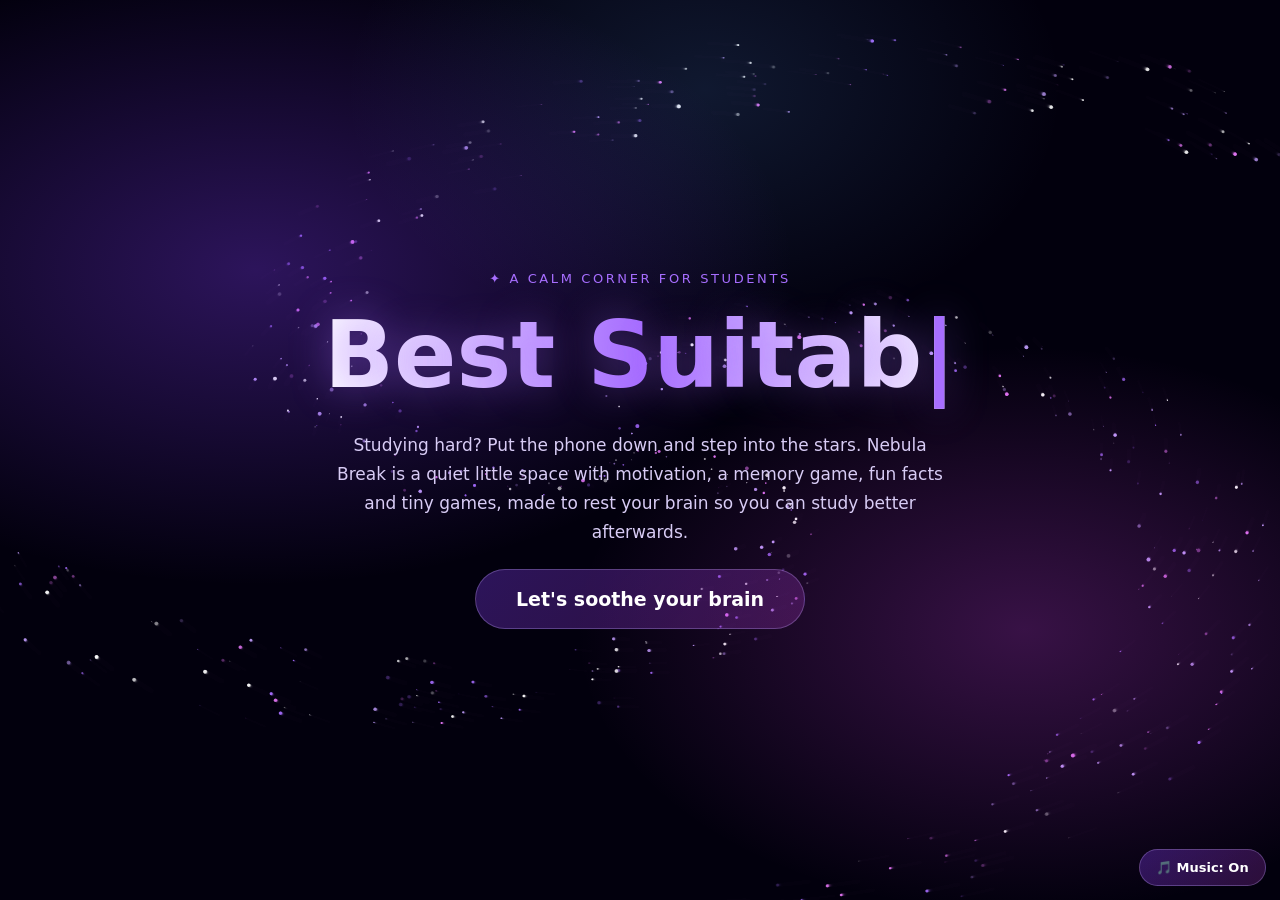
<file: index.html>
<!DOCTYPE html>
<html lang="en">
<head>
<meta charset="UTF-8">
<meta name="viewport" content="width=device-width, initial-scale=1">
<title>Nebula Break · Rest Your Mind</title>
<link rel="stylesheet" href="style.css">
</head>
<body class="front">
  <canvas id="galaxy"></canvas>
  <div class="nebula"></div>

  <main class="center">
    <p class="tag">✦ A calm corner for students</p>
    <h1><span id="typed"></span><span class="cursor">|</span></h1>
    <p class="desc">
      Studying hard? Put the phone down and step into the stars.
      Nebula Break is a quiet little space with motivation, a memory game,
      fun facts and tiny games, made to rest your brain
      so you can study better afterwards.
    </p>
    <button class="btn go" data-href="hub.html">Let's soothe your brain</button>
  </main>

  <script src="script.js"></script>
</body>
</html>
</file>
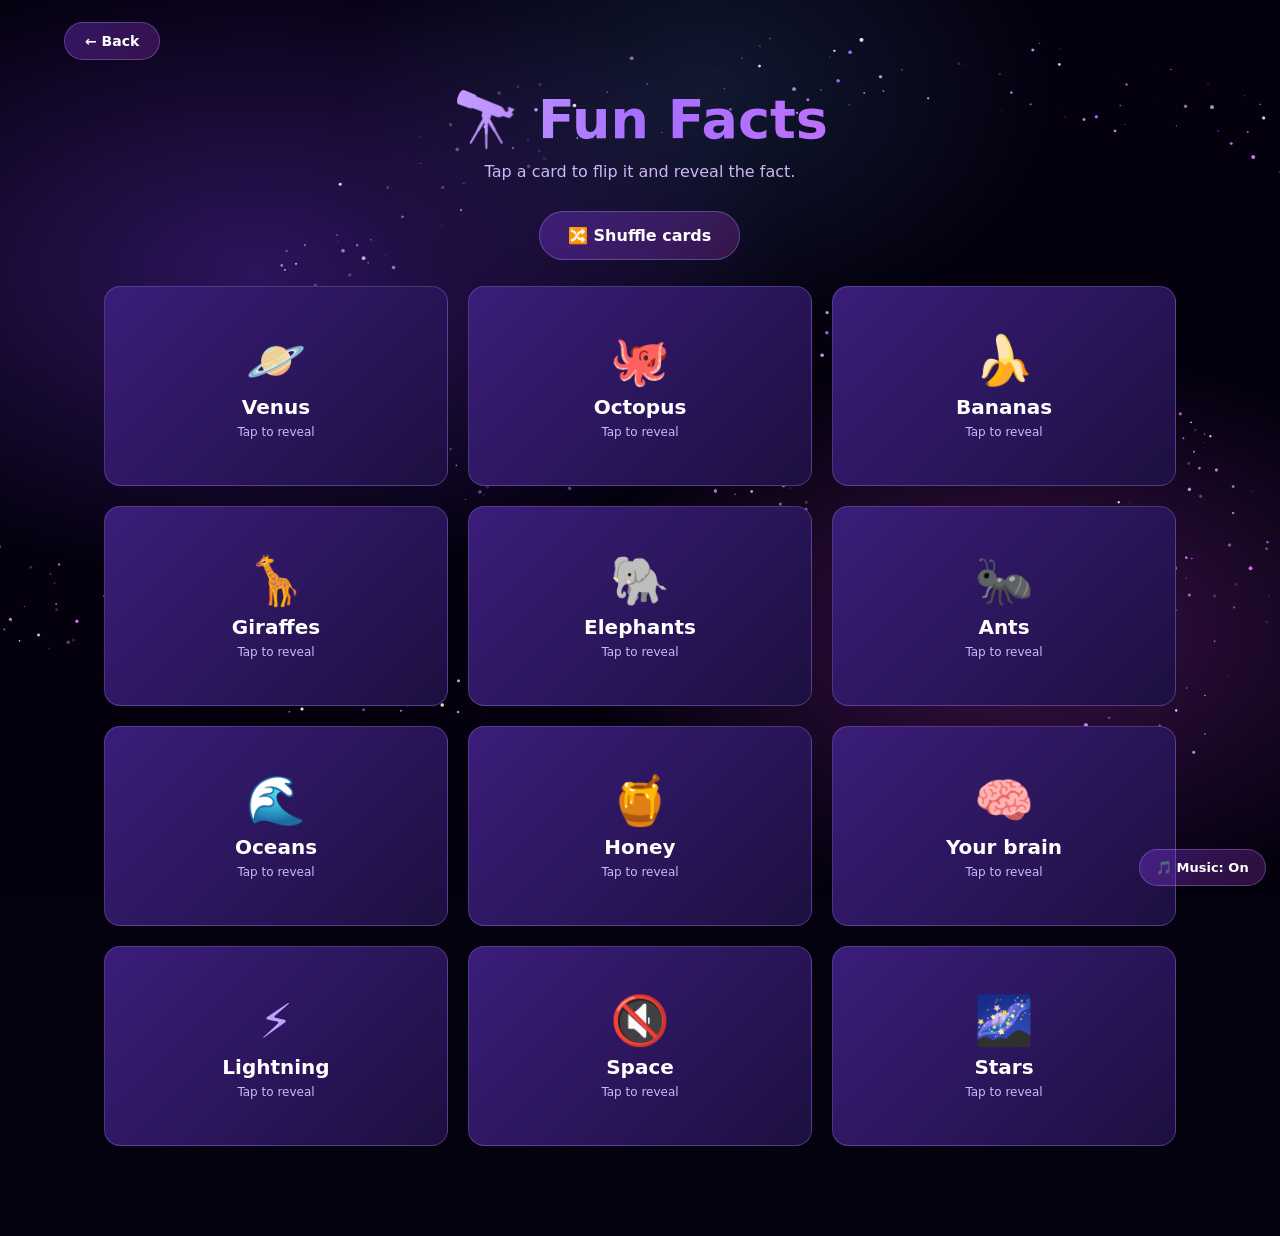
<file: facts.html>
<!DOCTYPE html>
<html lang="en">
<head>
<meta charset="UTF-8">
<meta name="viewport" content="width=device-width, initial-scale=1">
<title>Nebula Break · Fun Facts</title>
<link rel="stylesheet" href="style.css">
</head>
<body class="facts">
  <canvas id="galaxy"></canvas>
  <div class="nebula"></div>

  <header class="top">
    <a class="btn small go" data-href="hub.html" href="hub.html">← Back</a>
    <span></span>
  </header>

  <div class="page-head">
    <h2 class="title">🔭 Fun Facts</h2>
    <p class="sub">Tap a card to flip it and reveal the fact.</p>
  </div>

  <div class="toolbar">
    <button class="btn" id="shuffle">🔀 Shuffle cards</button>
  </div>

  <main class="cards" id="cards"></main>

  <script src="script.js"></script>
</body>
</html>
</file>
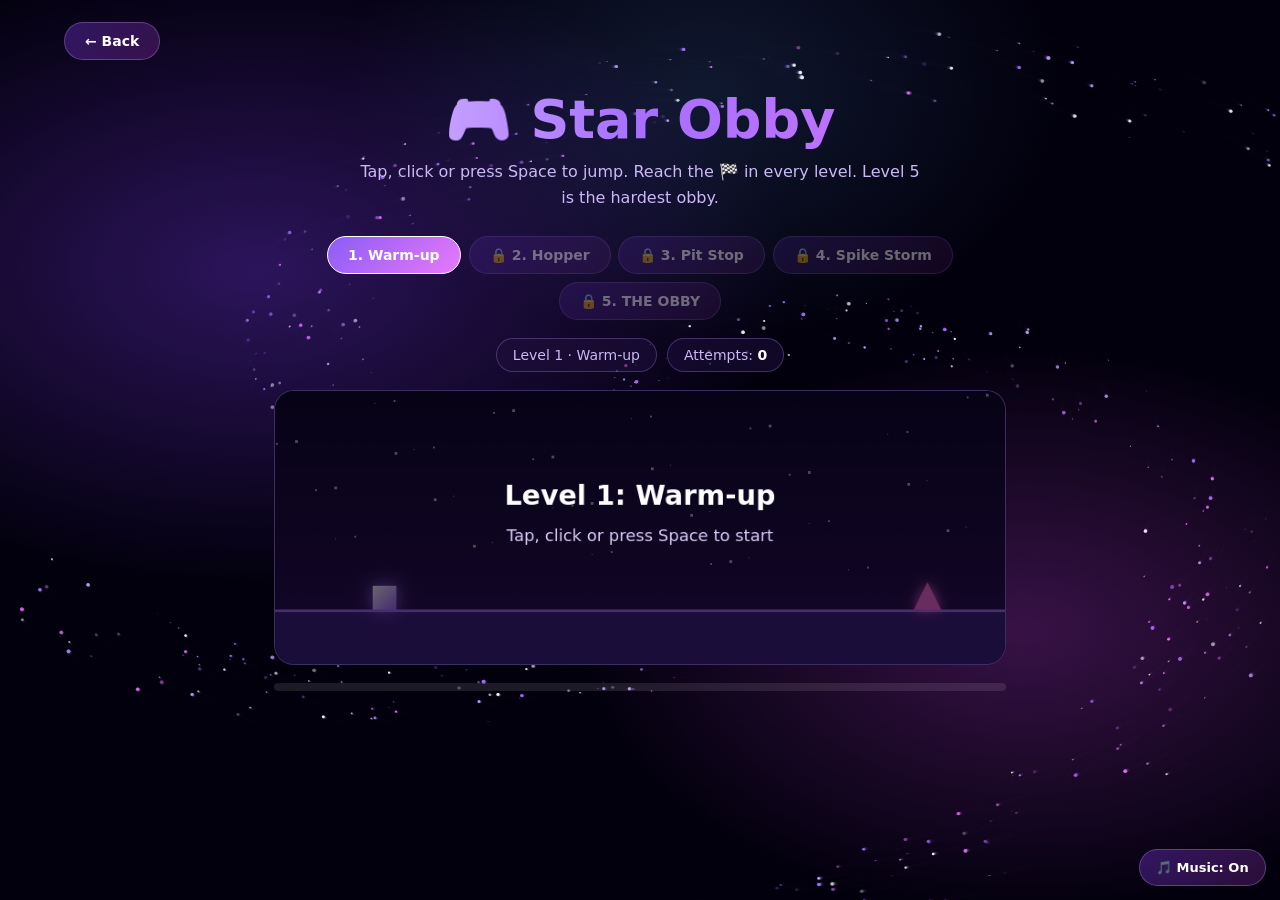
<file: games.html>
<!DOCTYPE html>
<html lang="en">
<head>
<meta charset="UTF-8">
<meta name="viewport" content="width=device-width, initial-scale=1">
<title>Nebula Break · Star Obby</title>
<link rel="stylesheet" href="style.css">
</head>
<body class="Games">
  <canvas id="galaxy"></canvas>
  <div class="nebula"></div>

  <header class="top">
    <a class="btn small go" data-href="hub.html" href="hub.html">← Back</a>
    <span></span>
  </header>

  <div class="page-head">
    <h2 class="title">🎮 Star Obby</h2>
    <p class="sub">Tap, click or press Space to jump. Reach the 🏁 in every level. Level 5 is the hardest obby.</p>
  </div>

  <main class="game-wrap wide">
    <div class="levels" id="levels"></div>
    <div class="stats">
      <span class="pill" id="lname">Level 1</span>
      <span class="pill">Attempts: <b id="tries">0</b></span>
    </div>
    <canvas id="obby"></canvas>
    <div class="bar"><i id="prog"></i></div>
  </main>

  <script src="script.js"></script>
</body>
</html>
</file>
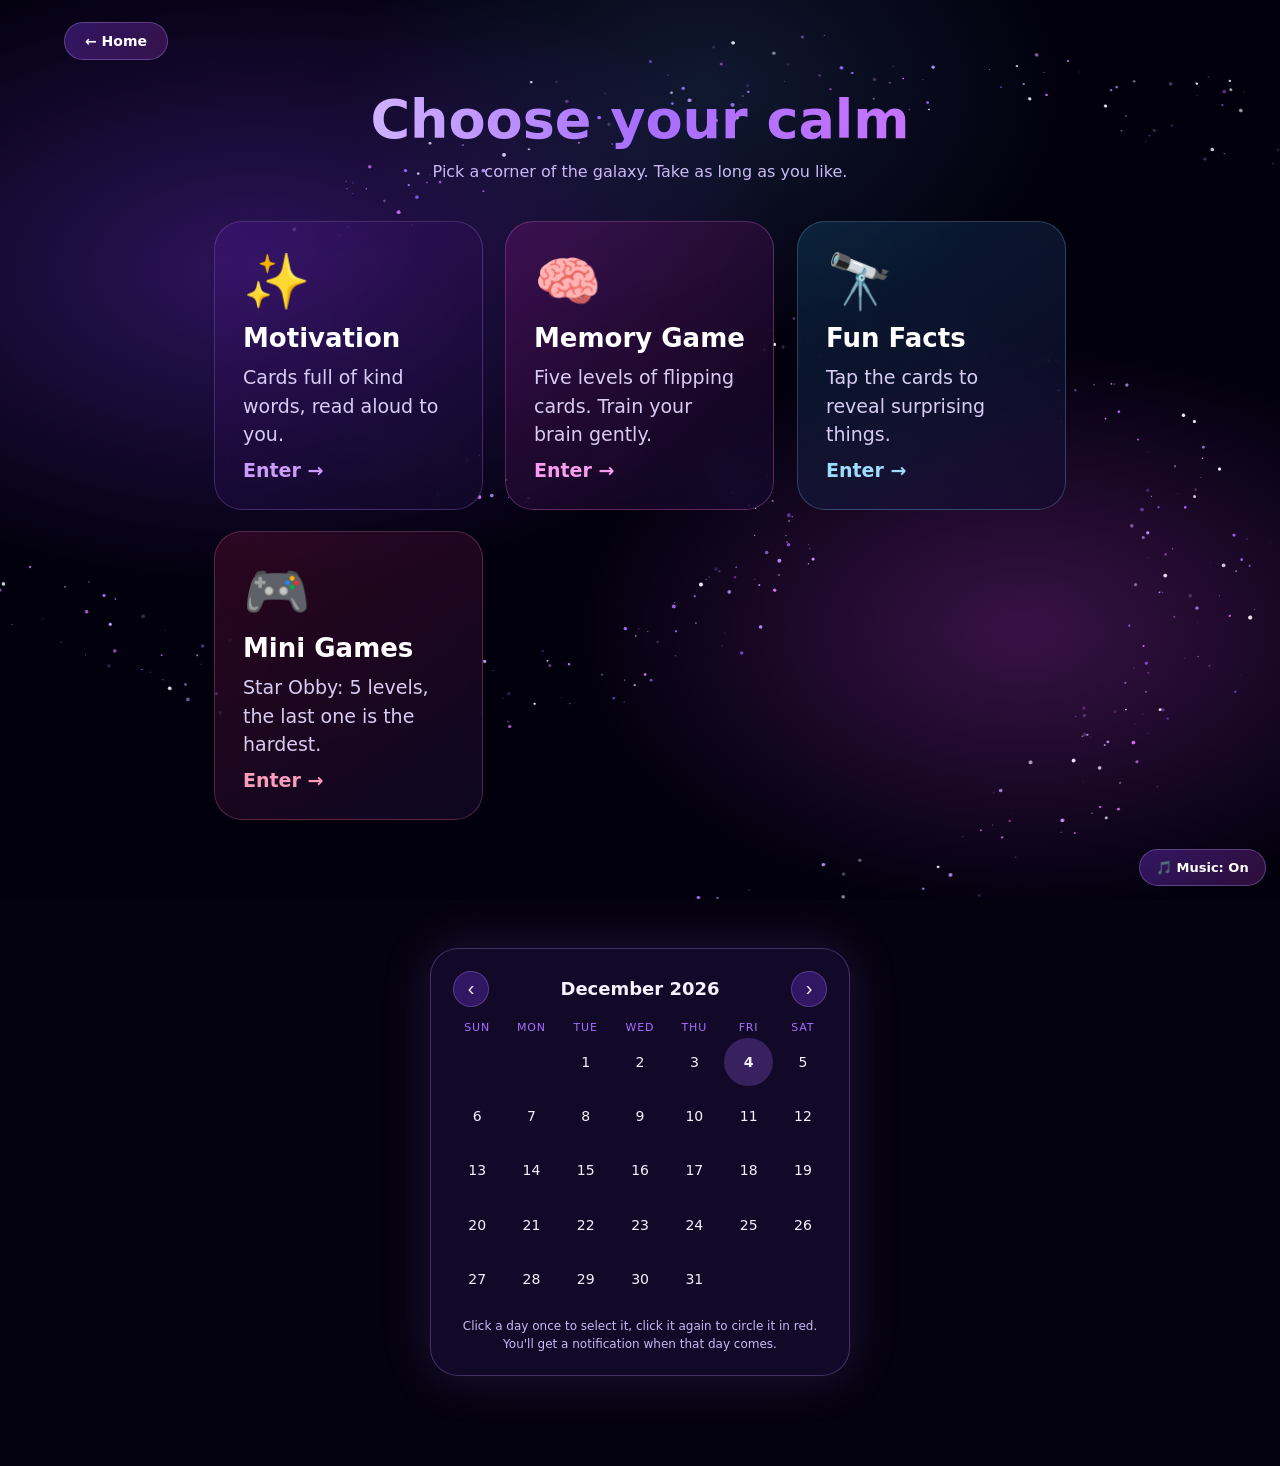
<file: hub.html>
<!DOCTYPE html>
<html lang="en">
<head>
<meta charset="UTF-8">
<meta name="viewport" content="width=device-width, initial-scale=1">
<title>Nebula Break · Hub</title>
<link rel="stylesheet" href="style.css">
</head>
<body class="hub">
  <canvas id="galaxy"></canvas>
  <div class="nebula"></div>

  <header class="top">
    <a class="btn small go" data-href="index.html" href="index.html">← Home</a>
    <span></span>
  </header>

  <div class="page-head">
    <h2 class="title">Choose your calm</h2>
    <p class="sub">Pick a corner of the galaxy. Take as long as you like.</p>
  </div>

  <main class="tiles">
    <a class="tile go" style="--h:270" data-href="motivation.html" href="motivation.html">
      <span class="ic">✨</span><h3>Motivation</h3>
      <p>Cards full of kind words, read aloud to you.</p><span class="enter">Enter →</span>
    </a>
    <a class="tile go" style="--h:310" data-href="memory.html" href="memory.html">
      <span class="ic">🧠</span><h3>Memory Game</h3>
      <p>Five levels of flipping cards. Train your brain gently.</p><span class="enter">Enter →</span>
    </a>
    <a class="tile go" style="--h:200" data-href="facts.html" href="facts.html">
      <span class="ic">🔭</span><h3>Fun Facts</h3>
      <p>Tap the cards to reveal surprising things.</p><span class="enter">Enter →</span>
    </a>
    <a class="tile go" style="--h:340" data-href="games.html" href="games.html">
      <span class="ic">🎮</span><h3>Mini Games</h3>
      <p>Star Obby: 5 levels, the last one is the hardest.</p><span class="enter">Enter →</span>
    </a>
  </main>

  <script src="script.js"></script>
</body>
</html>
</file>
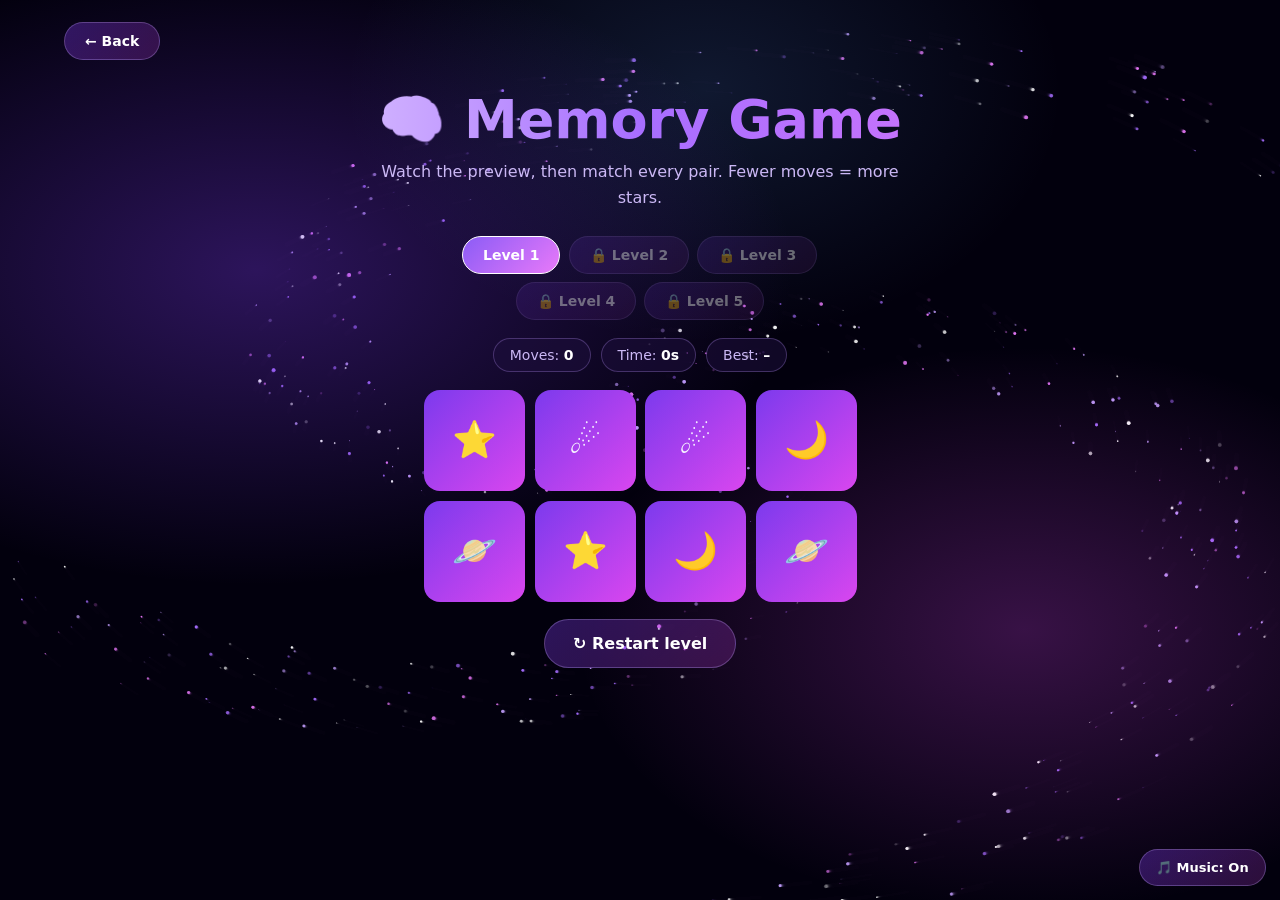
<file: memory.html>
<!DOCTYPE html>
<html lang="en">
<head>
<meta charset="UTF-8">
<meta name="viewport" content="width=device-width, initial-scale=1">
<title>Nebula Break · Memory</title>
<link rel="stylesheet" href="style.css">
</head>
<body class="memory">
  <canvas id="galaxy"></canvas>
  <div class="nebula"></div>

  <header class="top">
    <a class="btn small go" data-href="hub.html" href="hub.html">← Back</a>
    <span></span>
  </header>

  <div class="page-head">
    <h2 class="title">🧠 Memory Game</h2>
    <p class="sub">Watch the preview, then match every pair. Fewer moves = more stars.</p>
  </div>

  <main class="game-wrap">
    <div class="levels" id="levels"></div>
    <div class="stats">
      <span class="pill">Moves: <b id="moves">0</b></span>
      <span class="pill">Time: <b id="time">0s</b></span>
      <span class="pill">Best: <b id="best">–</b></span>
    </div>
    <div class="board" id="board"></div>
    <button class="btn" id="restart">↻ Restart level</button>
  </main>

  <div class="modal" id="modal">
    <div class="box">
      <h3 id="mTitle"></h3>
      <div id="mStars"></div>
      <p id="mText"></p>
      <div class="row">
        <button class="btn" id="mNext">Next level →</button>
        <button class="btn" id="mAgain">Play again</button>
      </div>
    </div>
  </div>

  <script src="script.js"></script>
</body>
</html>
</file>
<file: style.css>
/* ===== Nebula Break · STYLE ===== */
:root{--white:#f6f2ff;--purple:#a76eff;--pink:#e879f9;--glass:rgba(30,16,60,.55);--line:rgba(190,150,255,.28)}
*{box-sizing:border-box;margin:0}
html,body{min-height:100%}
body{background:#05020f;color:var(--white);font-family:"Poppins",system-ui,-apple-system,sans-serif;overflow-x:hidden}
#galaxy{position:fixed;inset:0;width:100%;height:100%;z-index:0}
.nebula{
  position:fixed;inset:0;z-index:0;pointer-events:none;
  background:
    radial-gradient(60% 50% at 20% 30%,rgba(124,58,237,.35),transparent 70%),
    radial-gradient(50% 45% at 80% 70%,rgba(217,70,239,.25),transparent 70%),
    radial-gradient(40% 40% at 55% 10%,rgba(96,165,250,.15),transparent 70%);
  animation:drift 18s ease-in-out infinite alternate;
}
@keyframes drift{to{transform:scale(1.15) translate(2%,-2%)}}

/* ----- front page ----- */
.center{position:relative;z-index:1;min-height:100vh;display:flex;flex-direction:column;align-items:center;justify-content:center;text-align:center;padding:24px;gap:22px}
.tag{letter-spacing:.2em;font-size:13px;color:var(--purple);text-transform:uppercase}
h1{font-size:clamp(38px,8vw,92px);font-weight:800;line-height:1.05;
  background:linear-gradient(90deg,#fff,var(--purple),#fff);-webkit-background-clip:text;background-clip:text;color:transparent;
  text-shadow:0 0 40px rgba(167,110,255,.4);min-height:1.1em}
.cursor{color:var(--purple);-webkit-text-fill-color:var(--purple);animation:blink 1s steps(1) infinite}
@keyframes blink{50%{opacity:0}}
.desc{max-width:620px;line-height:1.7;color:#d8ccf5;font-size:17px}

/* ----- buttons (glow grows as the mouse gets near) ----- */
.btn{
  --g:0;position:relative;cursor:pointer;
  border:1px solid rgba(200,170,255,calc(.3 + var(--g)*.7));
  background:linear-gradient(135deg,rgba(124,58,237,calc(.35 + var(--g)*.55)),rgba(217,70,239,calc(.2 + var(--g)*.5)));
  color:#fff;font:600 16px "Poppins",system-ui,sans-serif;
  padding:14px 28px;border-radius:999px;text-decoration:none;display:inline-block;
  box-shadow:0 0 calc(var(--g)*46px) calc(var(--g)*8px) rgba(167,110,255,calc(var(--g)*.85));
  transition:transform .15s ease-out,background .3s;will-change:transform;
}
.btn:hover{background:linear-gradient(135deg,#8b5cf6,#e879f9)}
.btn:active{transform:scale(.93)!important;box-shadow:0 0 70px 18px rgba(232,121,249,.95)}
.btn:disabled{opacity:.4;cursor:not-allowed;box-shadow:none}
.go{font-size:19px;padding:18px 40px}
.small{font-size:14px;padding:10px 20px}
.music{position:fixed;right:14px;bottom:14px;z-index:30;font-size:13px;padding:10px 16px}

/* ----- shared page layout ----- */
.top{position:relative;z-index:1;display:flex;justify-content:space-between;align-items:center;padding:22px 5vw}
.page-head{position:relative;z-index:1;text-align:center;padding:6px 5vw 26px}
.title{font-size:clamp(30px,6vw,54px);font-weight:800;
  background:linear-gradient(90deg,#fff,var(--purple),var(--pink));-webkit-background-clip:text;background-clip:text;color:transparent}
.sub{color:#cbb8f5;margin-top:8px;max-width:560px;margin-inline:auto;line-height:1.6}
.toolbar{position:relative;z-index:1;display:flex;gap:12px;justify-content:center;flex-wrap:wrap;margin-bottom:26px}

/* ----- hub tiles ----- */
.tiles{position:relative;z-index:1;display:grid;grid-template-columns:repeat(auto-fit,minmax(260px,1fr));gap:22px;max-width:980px;margin:0 auto;padding:10px 5vw 80px}
.tile{
  --g:0;--h:270;display:flex;flex-direction:column;gap:10px;min-height:230px;padding:28px;border-radius:28px;
  text-decoration:none;color:#fff;cursor:pointer;backdrop-filter:blur(14px);
  border:1px solid hsla(var(--h),90%,75%,calc(.25 + var(--g)*.65));
  background:linear-gradient(145deg,hsla(var(--h),75%,40%,calc(.22 + var(--g)*.45)),rgba(20,10,45,.65));
  box-shadow:0 0 calc(var(--g)*55px) calc(var(--g)*8px) hsla(var(--h),90%,65%,calc(var(--g)*.75));
  transition:transform .15s ease-out;will-change:transform;
}
.tile .ic{font-size:54px;width:fit-content;animation:bob 4s ease-in-out infinite alternate}
@keyframes bob{to{transform:translateY(-8px) rotate(6deg)}}
.tile h3{font-size:26px}
.tile p{color:#d8ccf5;line-height:1.5;flex:1}
.tile .enter{font-weight:600;color:hsl(var(--h),95%,80%)}
.tile:active{transform:scale(.96)!important}

/* ----- cards (motivation + facts) ----- */
.cards{position:relative;z-index:1;display:grid;grid-template-columns:repeat(auto-fill,minmax(260px,1fr));gap:20px;max-width:1200px;margin:0 auto;padding:0 5vw 90px}
.qcard{
  position:relative;background:var(--glass);border:1px solid var(--line);border-radius:24px;padding:26px;
  backdrop-filter:blur(14px);display:flex;flex-direction:column;gap:16px;align-items:flex-start;min-height:210px;
  transition:transform .3s,box-shadow .3s,border-color .3s;
}
.qcard:hover{transform:translateY(-5px);box-shadow:0 0 36px rgba(167,110,255,.3)}
.qcard .num{font-size:13px;letter-spacing:.2em;color:var(--purple)}
.qcard p{font-size:20px;line-height:1.55;flex:1}
.qcard.reading{border-color:#fff;box-shadow:0 0 50px rgba(232,121,249,.6);transform:scale(1.03)}

/* ----- flip cards (memory + facts) ----- */
.mcard,.fcard{position:relative;perspective:700px;cursor:pointer}
.in{position:absolute;inset:0;transform-style:preserve-3d;transition:transform .55s}
.mcard.open .in,.mcard.done .in,.fcard.open .in{transform:rotateY(180deg)}
.f{position:absolute;inset:0;display:flex;flex-direction:column;align-items:center;justify-content:center;gap:6px;
  text-align:center;padding:12px;border-radius:16px;backface-visibility:hidden;-webkit-backface-visibility:hidden;
  font-size:clamp(20px,6vw,36px)}
.bk{background:linear-gradient(135deg,#3b1d7a,#1d0f40);border:1px solid var(--line);color:#c4a0ff;transition:box-shadow .25s}
.fr{background:linear-gradient(135deg,#7c3aed,#d946ef);transform:rotateY(180deg)}
.mcard:hover .bk,.fcard:hover .bk{box-shadow:0 0 26px rgba(167,110,255,.85)}
.mcard{aspect-ratio:1}
.mcard.done .fr{opacity:.65}
.fcard{height:200px}
.fcard .big{font-size:48px}
.fcard b{font-size:20px;color:#fff}
.fcard small{color:#cbb8f5;font-size:12px}
.fcard .fr p{font-size:17px;line-height:1.5}

/* ----- game pages ----- */
.game-wrap{position:relative;z-index:1;max-width:560px;margin:auto;padding:0 5vw 90px;display:flex;flex-direction:column;gap:18px;align-items:center}
.game-wrap.wide{max-width:860px}
.levels{display:flex;gap:8px;flex-wrap:wrap;justify-content:center}
.lv.active{background:linear-gradient(135deg,#8b5cf6,#e879f9);border-color:#fff}
.stats{display:flex;gap:10px;flex-wrap:wrap;justify-content:center}
.pill{background:var(--glass);border:1px solid var(--line);border-radius:999px;padding:8px 16px;font-size:14px;color:#cbb8f5}
.pill b{color:#fff}
.board{display:grid;gap:10px;width:100%}
#obby{width:100%;height:auto;aspect-ratio:8/3;border-radius:20px;border:1px solid var(--line);background:#0a0520;touch-action:none;display:block;cursor:pointer}
.bar{width:100%;height:8px;border-radius:99px;background:rgba(255,255,255,.1);overflow:hidden}
.bar i{display:block;height:100%;width:0;background:linear-gradient(90deg,#a76eff,#e879f9)}

/* ----- win popup ----- */
.modal{position:fixed;inset:0;z-index:40;display:none;place-items:center;background:rgba(5,2,15,.7);backdrop-filter:blur(6px)}
.modal.show{display:grid}
.modal .box{background:rgba(30,16,60,.9);border:1px solid var(--line);border-radius:28px;padding:32px;text-align:center;display:flex;flex-direction:column;gap:14px;align-items:center;box-shadow:0 0 60px rgba(167,110,255,.4)}
.modal h3{font-size:26px}
#mStars{font-size:38px}
.modal .row{display:flex;gap:10px;flex-wrap:wrap;justify-content:center}

/* ----- warp transition ----- */
.warp{position:fixed;inset:0;z-index:50;pointer-events:none;
  background:radial-gradient(circle,#fff 0,var(--purple) 30%,#05020f 70%);
  opacity:0;transform:scale(.2);transition:opacity .6s,transform .6s}
.warp.on{opacity:1;transform:scale(3)}
/* ----- leader cards ----- */
.cards.leaders{gap:90px 22px;padding-top:80px}
.lcard{
  --h:270;position:relative;display:flex;flex-direction:column;align-items:center;text-align:center;gap:8px;
  padding:0 22px 24px;border-radius:26px;backdrop-filter:blur(14px);
  border:1px solid hsla(var(--h),80%,70%,.35);
  background:linear-gradient(160deg,hsla(var(--h),70%,40%,.28),rgba(20,10,45,.7));
  transition:transform .3s,box-shadow .3s;
}
.lcard:hover{transform:translateY(-6px);box-shadow:0 0 44px hsla(var(--h),90%,65%,.45)}
.lcard.reading{transform:scale(1.04);border-color:#fff;box-shadow:0 0 60px hsla(var(--h),95%,70%,.8)}
.stage{position:relative;width:190px;height:150px;margin-top:-80px}
.halo{position:absolute;left:50%;bottom:-6px;width:170px;height:170px;transform:translateX(-50%);border-radius:50%;
  background:radial-gradient(circle,hsla(var(--h),95%,65%,.75),transparent 70%)}
.lcard.reading .halo{animation:pulse 1s ease-in-out infinite alternate}
@keyframes pulse{to{transform:translateX(-50%) scale(1.25)}}
.stage svg,.stage .cut{position:absolute;left:50%;bottom:0;transform:translateX(-50%);
  filter:drop-shadow(0 0 14px hsla(var(--h),95%,70%,.9))}
.stage svg{height:150px}
.stage .cut{height:185px;width:auto}
.stage.has svg{display:none}
.lcard h3{font-size:21px;margin-top:6px}
.lcard .role{font-size:12px;letter-spacing:.14em;text-transform:uppercase;color:hsl(var(--h),90%,78%)}
.lcard .line{font-size:18px;line-height:1.55;flex:1;margin:6px 0 8px;font-style:italic}
/* ----- calendar + reminder toast ----- */
.calendar{max-width:420px;margin:48px auto 90px;padding:22px;border-radius:28px;background:var(--glass);border:1px solid var(--line);box-shadow:0 0 50px rgba(167,110,255,.18);position:relative;z-index:2}
.cal-head{display:flex;align-items:center;justify-content:space-between;margin-bottom:14px}
.cal-head h3{font-size:18px;font-weight:600}
.cal-nav{width:36px;height:36px;border-radius:50%;border:1px solid var(--line);background:rgba(124,58,237,.3);color:var(--white);font-size:20px;cursor:pointer}
.cal-nav:hover{background:#8b5cf6}
.cal-week,.cal-grid{display:grid;grid-template-columns:repeat(7,1fr);gap:6px;text-align:center}
.cal-week span{font-size:11px;letter-spacing:.08em;color:var(--purple);text-transform:uppercase;padding-bottom:4px}
.cal-day{aspect-ratio:1;border-radius:50%;border:2px solid transparent;background:transparent;color:var(--white);font:inherit;font-size:14px;cursor:pointer;transition:background .2s,border-color .2s,box-shadow .2s}
.cal-day:hover{background:rgba(167,110,255,.3)}
.cal-day.today{background:rgba(167,110,255,.25);font-weight:700}
.cal-day.sel{background:rgba(232,121,249,.35)}
.cal-day.mark{border-color:#ff3b3b;box-shadow:0 0 12px rgba(255,59,59,.7);background:rgba(255,59,59,.12)}
.cal-hint{margin-top:14px;font-size:12px;line-height:1.5;color:#cbb8f5;text-align:center}
.cal-toast{position:fixed;top:18px;left:50%;transform:translate(-50%,-140%);z-index:60;padding:14px 22px;border-radius:999px;background:rgba(30,16,60,.95);border:2px solid #ff3b3b;box-shadow:0 0 30px rgba(255,59,59,.6);color:#fff;font-weight:600;transition:transform .45s}
.cal-toast.on{transform:translate(-50%,0)}
</file>
